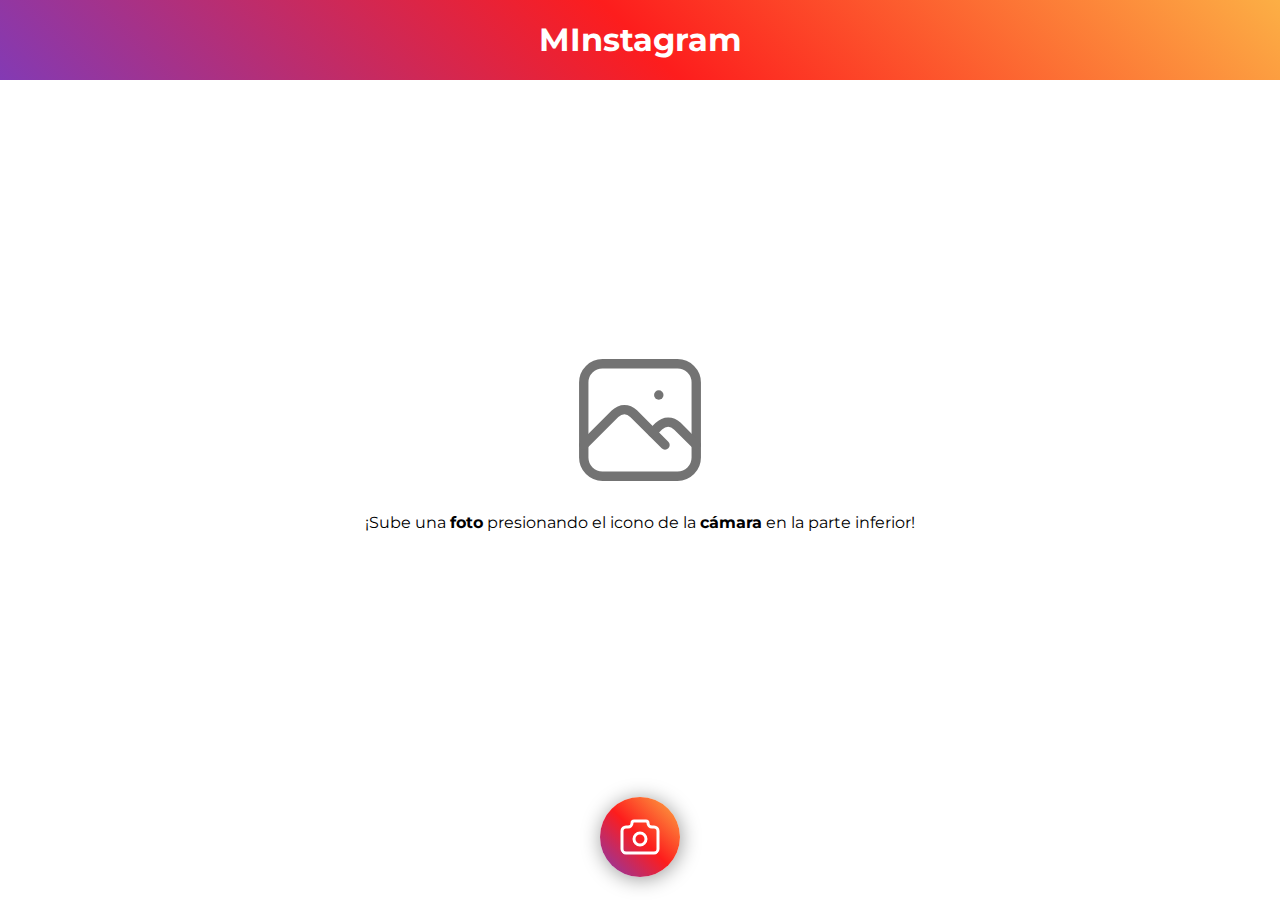
<file: index.html>
<!DOCTYPE html>
<html lang="es">
  <head>
    <meta charset="UTF-8" />
    <meta name="viewport" content="width=device-width, initial-scale=1.0" />
    <link rel="preconnect" href="https://fonts.googleapis.com" />
    <link rel="preconnect" href="https://fonts.gstatic.com" crossorigin />
    <link
      href="https://fonts.googleapis.com/css2?family=Montserrat:ital,wght@0,100..900;1,100..900&display=swap"
      rel="stylesheet"
    />
    <link rel="stylesheet" href="./css/style.css" />
    <link rel="shortcut icon" href="./assets/instagram-64.png" type="image/png" />
    <link rel="manifest" href="./manifest.json" />
    <script type="module" defer src="./js/app.js"></script>
    <title>MInstagram - Publica tus fotos</title>
  </head>
  <body>
    <header><h1>MInstagram</h1></header>
    <main id="container"></main>
    <dialog class="modal" id="modal"></dialog>
    <div id="camera-icon" class="camera-icon">
      <svg
        xmlns="http://www.w3.org/2000/svg"
        viewBox="0 0 24 24"
        stroke-width="1.5"
        fill="none"
        stroke-linecap="round"
        stroke-linejoin="round"
      >
        <path stroke="none" d="M0 0h24v24H0z" fill="none" />
        <path
          d="M5 7h1a2 2 0 0 0 2 -2a1 1 0 0 1 1 -1h6a1 1 0 0 1 1 1a2 2 0 0 0 2 2h1a2 2 0 0 1 2 2v9a2 2 0 0 1 -2 2h-14a2 2 0 0 1 -2 -2v-9a2 2 0 0 1 2 -2"
        />
        <path d="M9 13a3 3 0 1 0 6 0a3 3 0 0 0 -6 0" />
      </svg>
    </div>
  </body>
</html>
</file>
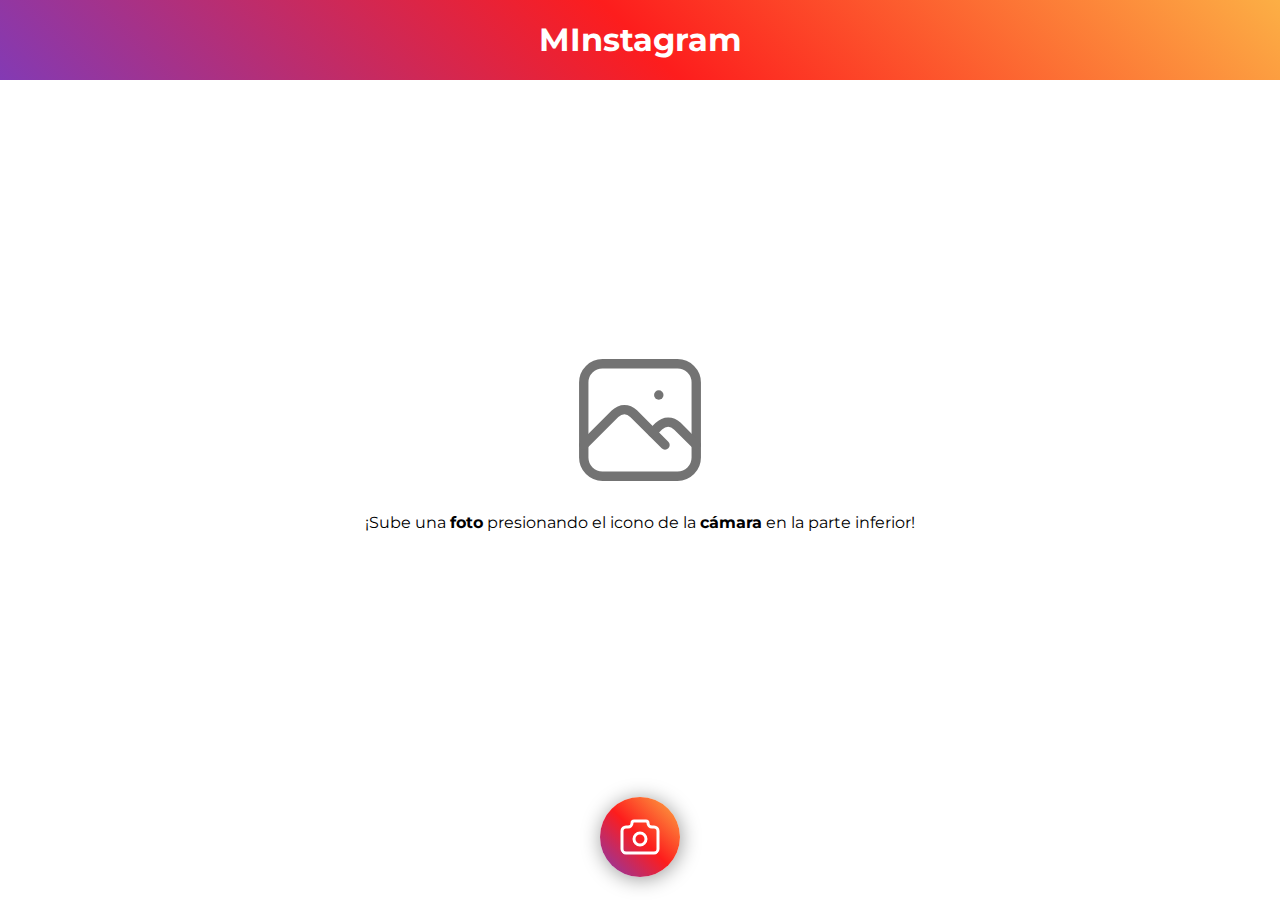
<file: parcial-01/index.html>
<!DOCTYPE html>
<html lang="es">
  <head>
    <meta charset="UTF-8" />
    <meta name="viewport" content="width=device-width, initial-scale=1.0" />
    <link rel="preconnect" href="https://fonts.googleapis.com" />
    <link rel="preconnect" href="https://fonts.gstatic.com" crossorigin />
    <link
      href="https://fonts.googleapis.com/css2?family=Montserrat:ital,wght@0,100..900;1,100..900&display=swap"
      rel="stylesheet"
    />
    <link rel="stylesheet" href="./css/style.css" />
    <link rel="shortcut icon" href="./assets/instagram-64.png" type="image/png" />
    <link rel="manifest" href="./manifest.json" />
    <!-- se puede omitir el uso de defer ya que module ya asume ese comportamiento -->
    <script type="module" src="./js/app.js"></script>
    <title>MInstagram - Publica tus fotos</title>
  </head>
  <body>
    <header><h1>MInstagram</h1></header>
    <main id="container"></main>
    <dialog class="modal" id="modal"></dialog>
    <div id="camera-icon" class="camera-icon">
      <svg
        xmlns="http://www.w3.org/2000/svg"
        viewBox="0 0 24 24"
        stroke-width="1.5"
        fill="none"
        stroke-linecap="round"
        stroke-linejoin="round"
      >
        <path stroke="none" d="M0 0h24v24H0z" fill="none" />
        <path
          d="M5 7h1a2 2 0 0 0 2 -2a1 1 0 0 1 1 -1h6a1 1 0 0 1 1 1a2 2 0 0 0 2 2h1a2 2 0 0 1 2 2v9a2 2 0 0 1 -2 2h-14a2 2 0 0 1 -2 -2v-9a2 2 0 0 1 2 -2"
        />
        <path d="M9 13a3 3 0 1 0 6 0a3 3 0 0 0 -6 0" />
      </svg>
    </div>
  </body>
</html>
</file>
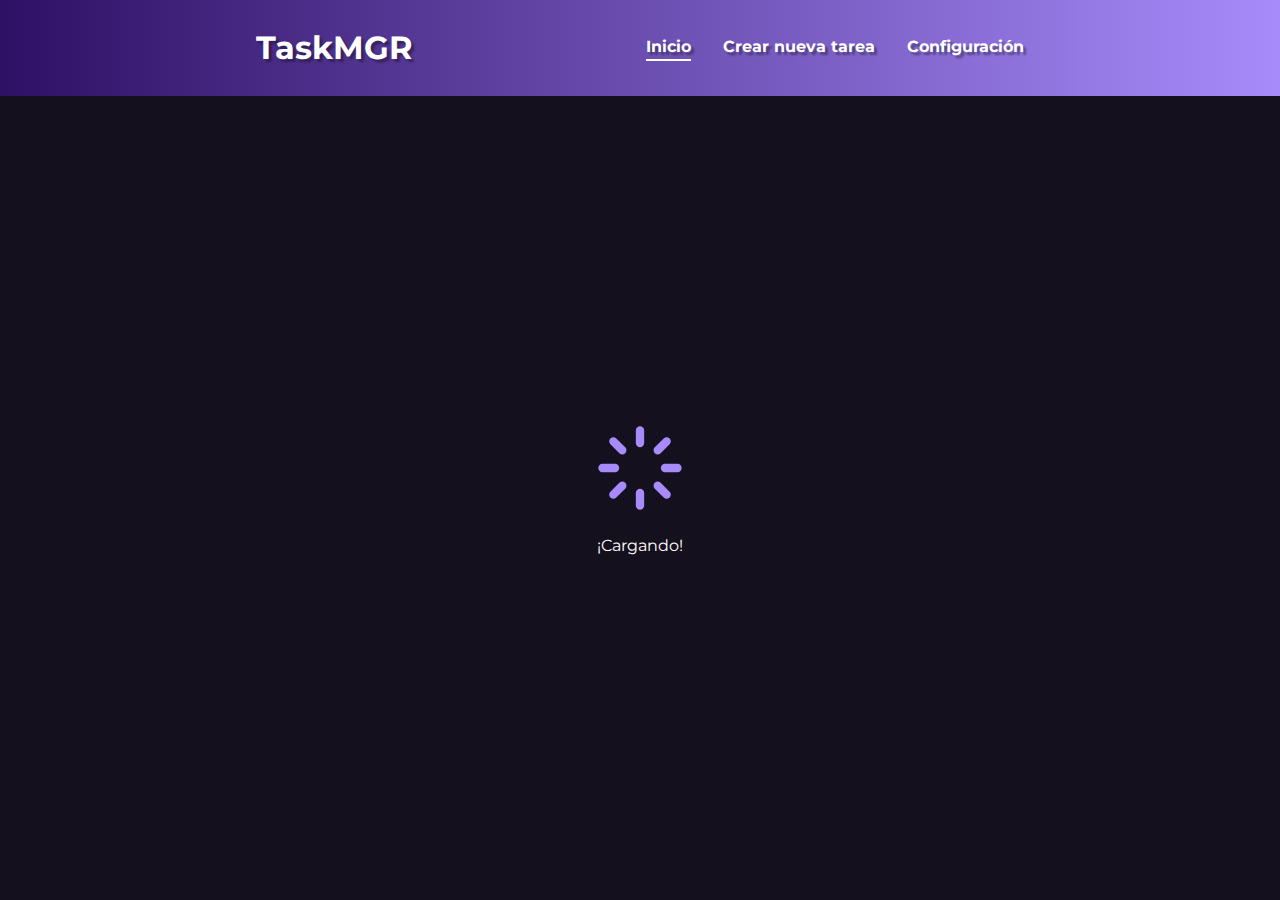
<file: parcial-02/index.html>
<!DOCTYPE html>
<html lang="es">
  <head>
    <meta charset="UTF-8" />
    <meta name="viewport" content="width=device-width, initial-scale=1.0" />
    <link rel="preconnect" href="https://fonts.googleapis.com" />
    <link rel="preconnect" href="https://fonts.gstatic.com" crossorigin />
    <link
      href="https://fonts.googleapis.com/css2?family=Montserrat:ital,wght@0,100..900;1,100..900&display=swap"
      rel="stylesheet"
    />
    <link rel="stylesheet" href="./css/style.css" />
    <link rel="shortcut icon" href="./assets/checklist-64.png" type="image/png" />
    <link rel="manifest" href="./manifest.json" />
    <script type="module" src="./js/app.js"></script>
    <title>TaskMGR - Inicio</title>
  </head>
  <body>
    <header>
      <div class="head-container">
        <h1><a href="./index.html">TaskMGR</a></h1>
        <nav class="navbar-desktop">
          <ul>
            <li class="active"><a href="./index.html">Inicio</a></li>
            <li><a href="./add-task.html">Crear nueva tarea</a></li>
            <li><a href="./config.html">Configuración</a></li>
          </ul>
        </nav>
        <div class="icon-open" id="icon-open">
          <svg
            xmlns="http://www.w3.org/2000/svg"
            x-bind:width="size"
            x-bind:height="size"
            viewBox="0 0 24 24"
            fill="none"
            x-bind:stroke-width="stroke"
            stroke-linecap="round"
            stroke-linejoin="round"
            stroke-width="2"
          >
            <path d="M4 6l16 0"></path>
            <path d="M4 12l16 0"></path>
            <path d="M4 18l16 0"></path>
          </svg>
        </div>
        <nav class="navbar-mobile" id="navbar-mobile">
          <div class="icon-close" id="icon-close">
            <svg
              xmlns="http://www.w3.org/2000/svg"
              x-bind:width="size"
              x-bind:height="size"
              viewBox="0 0 24 24"
              fill="none"
              x-bind:stroke-width="stroke"
              stroke-linecap="round"
              stroke-linejoin="round"
              stroke-width="2"
            >
              <path d="M18 6l-12 12"></path>
              <path d="M6 6l12 12"></path>
            </svg>
          </div>
          <ul>
            <li class="active"><a href="./index.html">Inicio</a></li>
            <li><a href="./add-task.html">Crear nueva tarea</a></li>
            <li><a href="./config.html">Configuración</a></li>
          </ul>
        </nav>
      </div>
    </header>
    <main class="fade-in" id="container"></main>
    <dialog id="modal" class="modal"></dialog>
  </body>
</html>
</file>
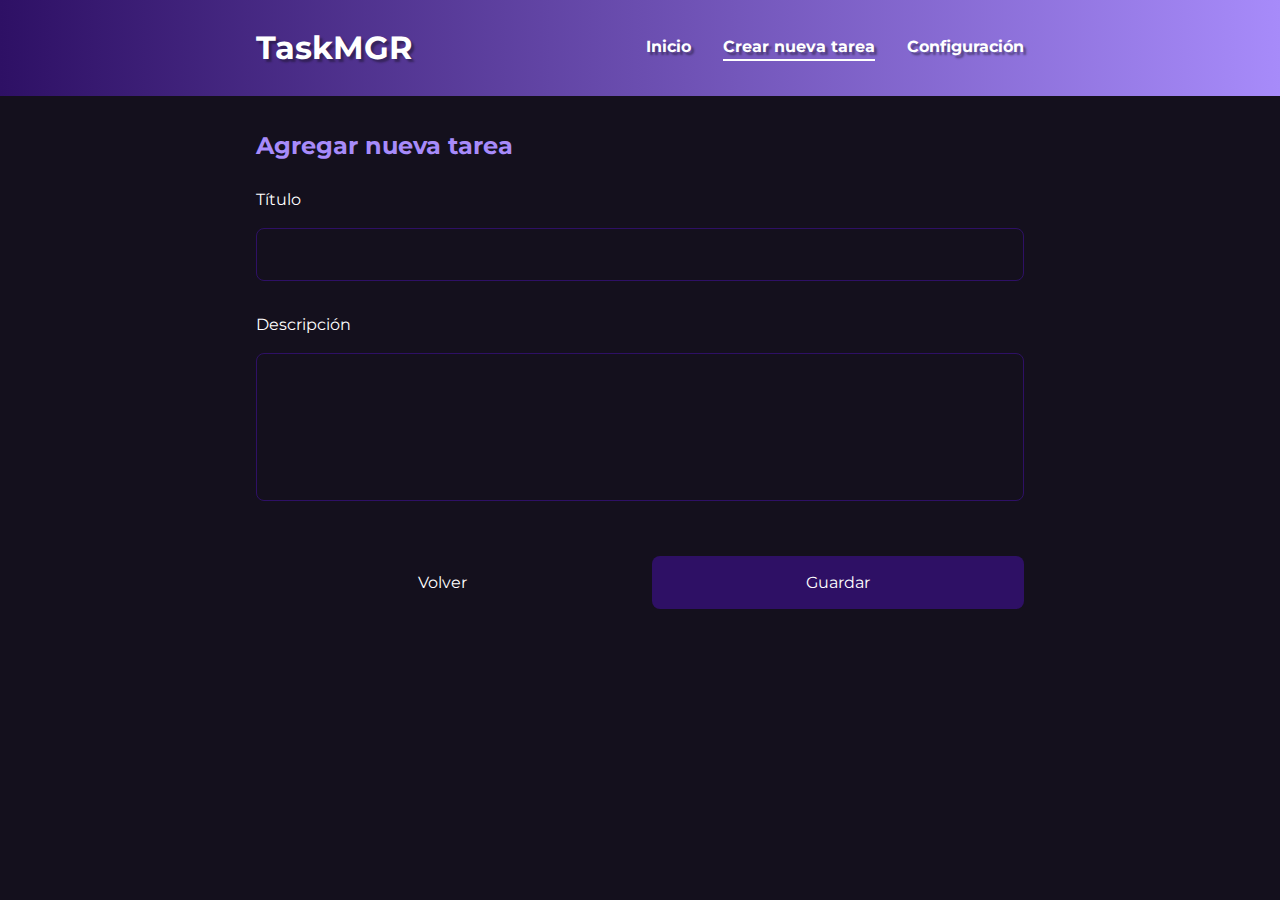
<file: parcial-02/add-task.html>
<!DOCTYPE html>
<html lang="es">
  <head>
    <meta charset="UTF-8" />
    <meta name="viewport" content="width=device-width, initial-scale=1.0" />
    <link rel="preconnect" href="https://fonts.googleapis.com" />
    <link rel="preconnect" href="https://fonts.gstatic.com" crossorigin />
    <link
      href="https://fonts.googleapis.com/css2?family=Montserrat:ital,wght@0,100..900;1,100..900&display=swap"
      rel="stylesheet"
    />
    <link rel="stylesheet" href="./css/style.css" />
    <link rel="shortcut icon" href="./assets/checklist-64.png" type="image/png" />
    <link rel="manifest" href="./manifest.json" />
    <script type="module" src="./js/addTask.js"></script>
    <title>TaskMGR - Crear nueva tarea</title>
  </head>
  <body>
    <header>
      <div class="head-container">
        <h1><a href="./index.html">TaskMGR</a></h1>
        <nav class="navbar-desktop">
          <ul>
            <li><a href="./index.html">Inicio</a></li>
            <li class="active"><a href="./add-task.html">Crear nueva tarea</a></li>
            <li><a href="./config.html">Configuración</a></li>
          </ul>
        </nav>
        <div class="icon-open" id="icon-open">
          <svg
            xmlns="http://www.w3.org/2000/svg"
            x-bind:width="size"
            x-bind:height="size"
            viewBox="0 0 24 24"
            fill="none"
            x-bind:stroke-width="stroke"
            stroke-linecap="round"
            stroke-linejoin="round"
            stroke-width="2"
          >
            <path d="M4 6l16 0"></path>
            <path d="M4 12l16 0"></path>
            <path d="M4 18l16 0"></path>
          </svg>
        </div>
        <nav class="navbar-mobile" id="navbar-mobile">
          <div class="icon-close" id="icon-close">
            <svg
              xmlns="http://www.w3.org/2000/svg"
              x-bind:width="size"
              x-bind:height="size"
              viewBox="0 0 24 24"
              fill="none"
              x-bind:stroke-width="stroke"
              stroke-linecap="round"
              stroke-linejoin="round"
              stroke-width="2"
            >
              <path d="M18 6l-12 12"></path>
              <path d="M6 6l12 12"></path>
            </svg>
          </div>
          <ul>
            <li><a href="./index.html">Inicio</a></li>
            <li class="active"><a href="./add-task.html">Crear nueva tarea</a></li>
            <li><a href="./config.html">Configuración</a></li>
          </ul>
        </nav>
      </div>
    </header>
    <main class="fade-in" id="container">
      <section>
        <h2 class="title">Agregar nueva tarea</h2>
        <form>
          <label for="title">Título</label>
          <input type="text" id="title" name="title" />
          <label for="description">Descripción</label>
          <textarea name="description" id="description" rows="6"></textarea>
          <div class="buttons-container">
            <button type="button" id="cancel-button" class="btn-secondary">Volver</button>
            <button type="submit" id="save-button" class="btn-primary">Guardar</button>
          </div>
        </form>
      </section>
    </main>
  </body>
</html>
</file>
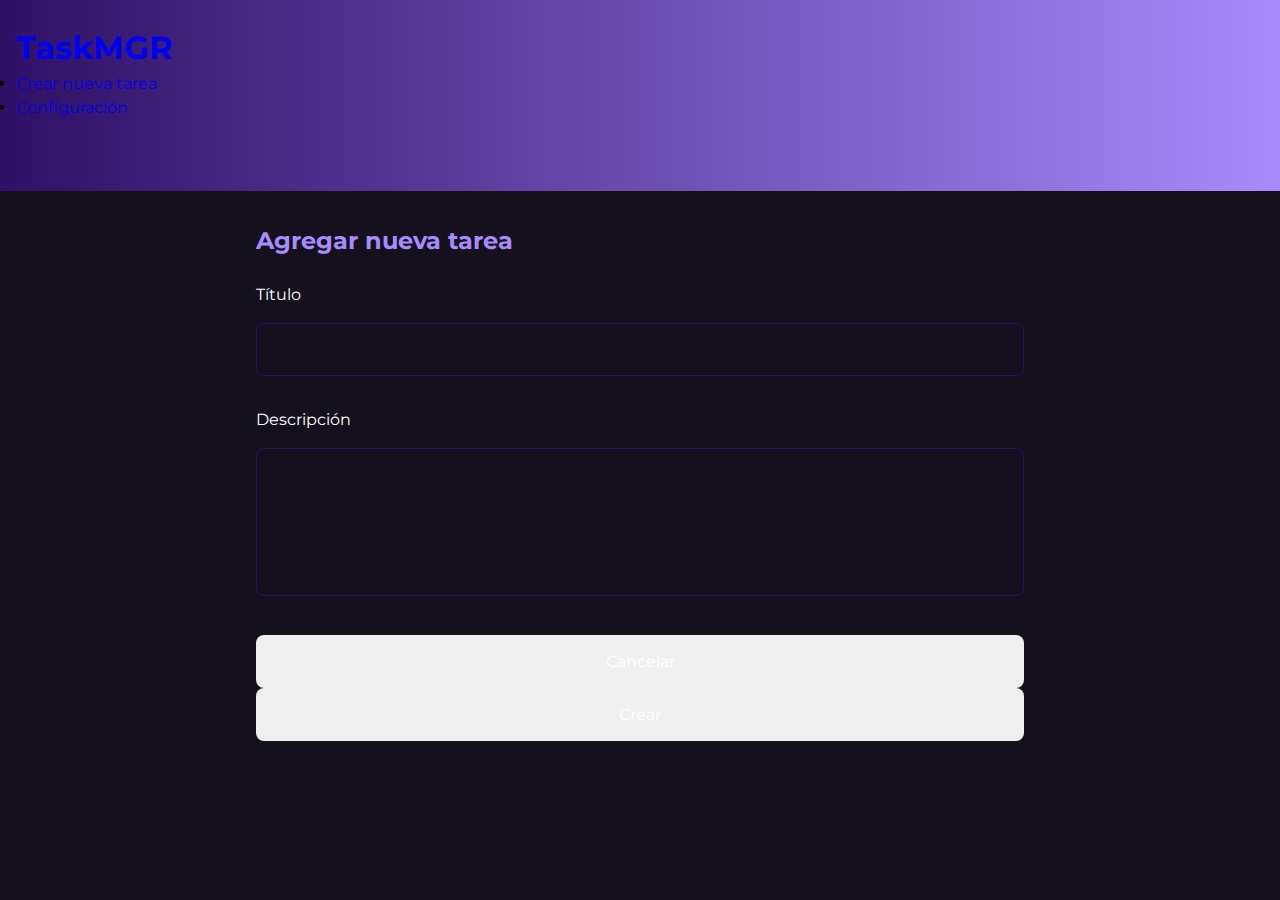
<file: parcial-02/add.html>
<!DOCTYPE html>
<html lang="es">
  <head>
    <meta charset="UTF-8" />
    <meta name="viewport" content="width=device-width, initial-scale=1.0" />
    <link rel="preconnect" href="https://fonts.googleapis.com" />
    <link rel="preconnect" href="https://fonts.gstatic.com" crossorigin />
    <link
      href="https://fonts.googleapis.com/css2?family=Montserrat:ital,wght@0,100..900;1,100..900&display=swap"
      rel="stylesheet"
    />
    <link rel="stylesheet" href="./css/style.css" />
    <script type="module" src="./js/addTask.js"></script>
    <title>TaskMGR - Parcial 2</title>
  </head>
  <body>
    <header>
      <div class="container">
        <h1><a href="./index.html">TaskMGR</a></h1>
        <nav>
          <ul class="nav">
            <li class="active"><a href="./add.html">Crear nueva tarea</a></li>
            <li><a href="./config.html">Configuración</a></li>
          </ul>
        </nav>
        <svg
          xmlns="http://www.w3.org/2000/svg"
          x-bind:width="size"
          x-bind:height="size"
          viewBox="0 0 24 24"
          fill="none"
          x-bind:stroke-width="stroke"
          stroke-linecap="round"
          stroke-linejoin="round"
          width="40"
          height="40"
          stroke-width="1.5"
        >
          <path d="M4 6l16 0"></path>
          <path d="M4 12l16 0"></path>
          <path d="M4 18l16 0"></path>
        </svg>
      </div>
    </header>
    <main>
      <section>
        <h2 class="title">Agregar nueva tarea</h2>
        <form>
          <label for="title">Título</label>
          <input type="text" id="title" />
          <label for="description">Descripción</label>
          <textarea name="" id="description" rows="6"></textarea>
          <div class="buttons">
            <button type="button" id="resetButton" class="secondary">Cancelar</button>
            <button type="submit" id="addButton" class="primary">Crear</button>
          </div>
        </form>
      </section>
    </main>
  </body>
</html>
</file>
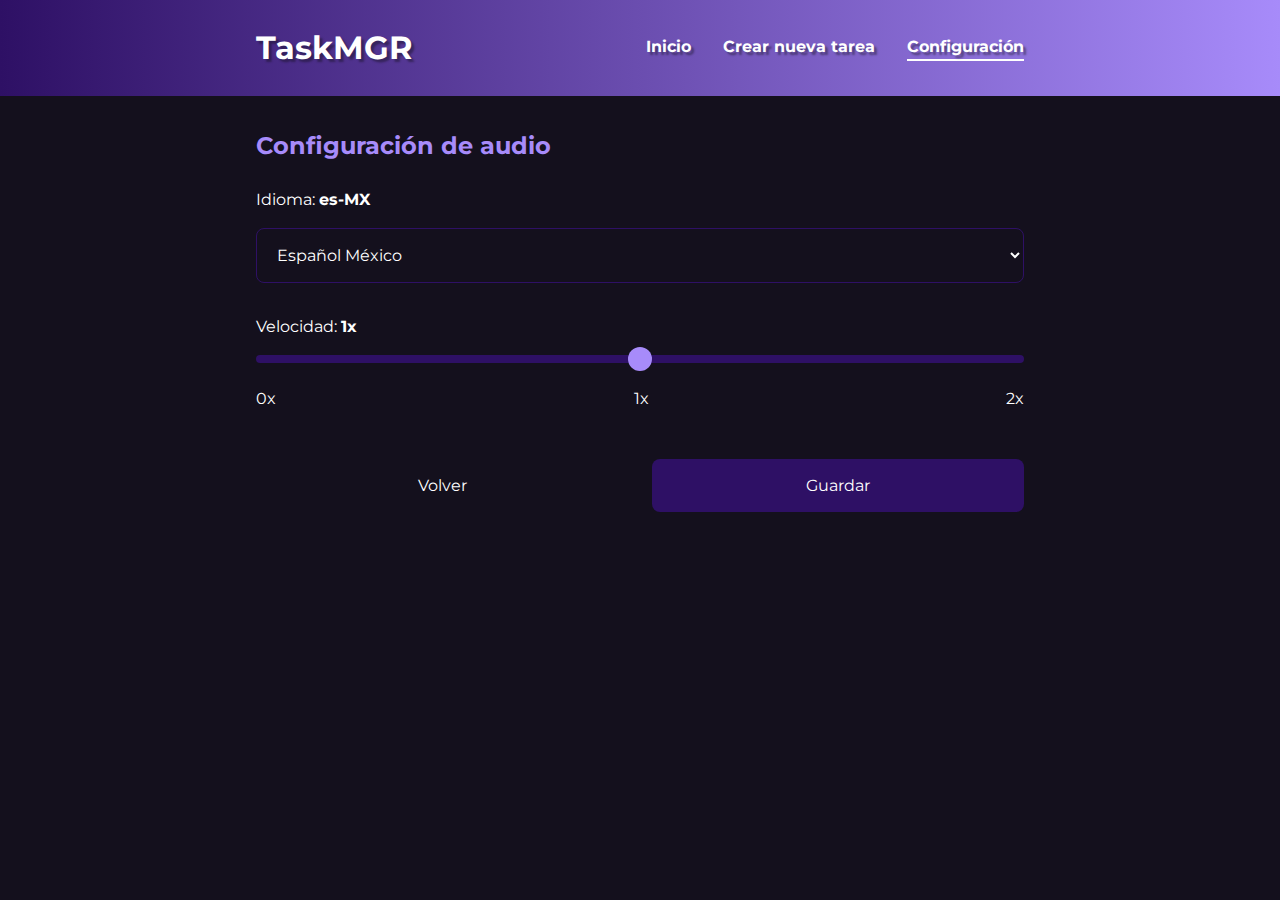
<file: parcial-02/config.html>
<!DOCTYPE html>
<html lang="es">
  <head>
    <meta charset="UTF-8" />
    <meta name="viewport" content="width=device-width, initial-scale=1.0" />
    <link rel="preconnect" href="https://fonts.googleapis.com" />
    <link rel="preconnect" href="https://fonts.gstatic.com" crossorigin />
    <link
      href="https://fonts.googleapis.com/css2?family=Montserrat:ital,wght@0,100..900;1,100..900&display=swap"
      rel="stylesheet"
    />
    <link rel="stylesheet" href="./css/style.css" />
    <link rel="shortcut icon" href="./assets/checklist-64.png" type="image/png" />
    <link rel="manifest" href="./manifest.json" />
    <script type="module" src="./js/config.js"></script>
    <title>TaskMGR - Configuración</title>
  </head>
  <body>
    <header>
      <div class="head-container">
        <h1><a href="./index.html">TaskMGR</a></h1>
        <nav class="navbar-desktop">
          <ul>
            <li><a href="./index.html">Inicio</a></li>
            <li><a href="./add-task.html">Crear nueva tarea</a></li>
            <li class="active"><a href="./config.html">Configuración</a></li>
          </ul>
        </nav>
        <div class="icon-open" id="icon-open">
          <svg
            xmlns="http://www.w3.org/2000/svg"
            x-bind:width="size"
            x-bind:height="size"
            viewBox="0 0 24 24"
            fill="none"
            x-bind:stroke-width="stroke"
            stroke-linecap="round"
            stroke-linejoin="round"
            stroke-width="2"
          >
            <path d="M4 6l16 0"></path>
            <path d="M4 12l16 0"></path>
            <path d="M4 18l16 0"></path>
          </svg>
        </div>
        <nav class="navbar-mobile" id="navbar-mobile">
          <div class="icon-close" id="icon-close">
            <svg
              xmlns="http://www.w3.org/2000/svg"
              x-bind:width="size"
              x-bind:height="size"
              viewBox="0 0 24 24"
              fill="none"
              x-bind:stroke-width="stroke"
              stroke-linecap="round"
              stroke-linejoin="round"
              stroke-width="2"
            >
              <path d="M18 6l-12 12"></path>
              <path d="M6 6l12 12"></path>
            </svg>
          </div>
          <ul>
            <li><a href="./index.html">Inicio</a></li>
            <li><a href="./add-task.html">Crear nueva tarea</a></li>
            <li class="active"><a href="./config.html">Configuración</a></li>
          </ul>
        </nav>
      </div>
    </header>
    <main class="fade-in" id="container">
      <section>
        <h2 class="title">Configuración de audio</h2>
        <form>
          <label for="lang-select" id="lang" class="fade-in"></label>
          <select id="lang-select" name="lang">
            <option value="es-MX">Español México</option>
            <option value="es-ES">Español España</option>
            <option value="es-US">Español USA</option>
            <option value="en-BR">Inglés británico</option>
            <option value="en-US">Inglés norteamericano</option>
            <option value="en-CA">Inglés canadiense</option>
            <option value="pt-BR">Portugués de Brasil</option>
          </select>
          <label for="rate-select" id="rate" class="fade-in"></label>
          <input type="range" name="rate" id="rate-select" min="0" max="2" step="0.25" value="1" />
          <div class="audio-range">
            <p>0x</p>
            <p>1x</p>
            <p>2x</p>
          </div>
          <div class="buttons-container">
            <button type="button" id="cancel-button" class="btn-secondary">Volver</button>
            <button type="button" id="save-button" class="btn-primary">Guardar</button>
          </div>
        </form>
      </section>
    </main>
  </body>
</html>
</file>
<file: css/style.css>
:root {
  --size-xs: 8px;
  --size-sm: 16px;
  --size-lg: 24px;
  --size-xl: 32px;
  --gradient: linear-gradient(45deg, #833ab4, #fd1d1d, #fcaf45);
  --transition: all 0.3s;
}

* {
  margin: 0;
  padding: 0;
  box-sizing: border-box;
  font-family: 'Montserrat', sans-serif;
}

body {
  line-height: 1.5;
}

header {
  padding: var(--size-sm);
  background-image: var(--gradient);
  color: #fff;

  h1 {
    text-align: center;
  }
}

main {
  width: 100%;
  margin: 0 auto;

  article {
    margin: var(--size-xl) var(--size-sm);
    padding: var(--size-sm);
    border-radius: var(--size-sm);
    border: 1px solid transparent;
    box-shadow: 0 0 10px #00000033;
    transition: var(--transition);

    &:hover {
      border: 1px solid #737373;
    }

    &:last-child {
      margin-bottom: 110px;
    }

    img {
      width: 100%;
      height: 300px;
      object-fit: cover;
      border-radius: var(--size-sm);
      margin: var(--size-sm) 0;
    }

    small {
      display: block;
      text-align: right;
    }
  }
}

.camera-icon {
  position: fixed;
  bottom: var(--size-sm);
  text-align: center;
  width: 100%;

  svg {
    border-radius: 50%;
    padding: var(--size-sm);
    stroke: #fff;
    width: 80px;
    height: auto;
    background-image: var(--gradient);
    box-shadow: 1px 2px 20px #00000066;
    cursor: pointer;
    transition: var(--transition);

    &:hover {
      transform: scale(1.2);
    }
  }
}

.not-feed {
  height: calc(100vh - 180px);
  display: flex;
  flex-direction: column;
  justify-content: center;
  align-items: center;
  margin: 0 var(--size-sm);

  svg {
    stroke: #737373;
    width: 150px;
    height: auto;
  }

  p {
    margin-top: var(--size-sm);
    text-align: center;
  }
}

.modal {
  border: none;
  position: fixed;
  width: 100%;
  margin: auto;
  padding: var(--size-lg) var(--size-sm);
  border-radius: var(--size-xs);

  &::backdrop {
    background-color: #00000099;
  }

  h2 {
    text-align: center;
    margin-bottom: var(--size-lg);
  }

  img {
    width: 100%;
    height: 300px;
    border-radius: var(--size-xs);
    object-fit: cover;
    margin-bottom: var(--size-lg);
  }

  input {
    display: block;
    width: 100%;
    padding: var(--size-sm);
    border-radius: var(--size-xs);
    border: 2px solid transparent;
    background: linear-gradient(#fff, #fff) padding-box, var(--gradient) border-box;
    outline: none;
    font-size: var(--size-sm);
    transition: var(--transition);

    &:focus {
      box-shadow: 1px 2px 20px #00000066;
    }

    &:disabled {
      background: #eee;
      cursor: not-allowed;
    }
  }

  div {
    margin-top: var(--size-lg);
    text-align: right;
    display: flex;
    justify-content: space-between;
    gap: var(--size-lg);

    button {
      width: 100%;
      padding: var(--size-sm) var(--size-xs);
      border-radius: var(--size-xs);
      cursor: pointer;
      font-size: 14px;
      border: none;
      font-weight: bold;
      background-color: transparent;

      &:disabled {
        cursor: not-allowed;
      }
    }

    #publish-button {
      background: var(--gradient);
      color: #fff;
      transition: var(--transition);

      &:hover {
        box-shadow: 1px 2px 20px #00000066;
      }

      &:disabled {
        background: #eee;
        box-shadow: none;
        color: #000;
      }
    }
  }
}

.loading {
  height: calc(100vh - 180px);
  display: flex;
  flex-direction: column;
  justify-content: center;
  align-items: center;

  svg {
    stroke: #737373;
    width: 150px;
    height: auto;
    animation: animateLoading 1.4s linear infinite;
  }

  p {
    margin-top: var(--size-sm);
  }
}

@keyframes animateLoading {
  from {
    transform: rotate(0);
  }
  to {
    transform: rotate(360deg);
  }
}

.fade-in {
  animation: fadeIn 0.3s;
}

@keyframes fadeIn {
  from {
    opacity: 0;
  }
  to {
    opacity: 1;
  }
}

@media (min-width: 640px) {
  main {
    max-width: 640px;

    article {
      margin-left: 0;
      margin-right: 0;

      img {
        height: 400px;
      }
    }

    .modal {
      max-width: 640px;

      img {
        height: 400px;
      }

      div {
        justify-content: end;

        button {
          width: 150px;
        }
      }
    }
  }
}
</file>
<file: parcial-01/css/style.css>
:root {
  --size-xs: 8px;
  --size-sm: 16px;
  --size-lg: 24px;
  --size-xl: 32px;
  --gradient: linear-gradient(45deg, #833ab4, #fd1d1d, #fcaf45);
  --transition: all 0.3s;
}

* {
  margin: 0;
  padding: 0;
  box-sizing: border-box;
  font-family: 'Montserrat', sans-serif;
}

body {
  line-height: 1.5;
}

header {
  padding: var(--size-sm);
  background-image: var(--gradient);
  color: #fff;

  h1 {
    text-align: center;
  }
}

main {
  width: 100%;
  margin: 0 auto;

  article {
    margin: var(--size-xl) var(--size-sm);
    padding: var(--size-sm);
    border-radius: var(--size-sm);
    border: 1px solid transparent;
    box-shadow: 0 0 10px #00000033;
    transition: var(--transition);

    &:hover {
      border: 1px solid #737373;
    }

    &:last-child {
      margin-bottom: 110px;
    }

    img {
      width: 100%;
      height: 300px;
      object-fit: cover;
      border-radius: var(--size-sm);
      margin: var(--size-sm) 0;
    }

    small {
      display: block;
      text-align: right;
    }
  }
}

.camera-icon {
  position: fixed;
  bottom: var(--size-sm);
  text-align: center;
  width: 100%;

  svg {
    border-radius: 50%;
    padding: var(--size-sm);
    stroke: #fff;
    width: 80px;
    height: auto;
    background-image: var(--gradient);
    box-shadow: 1px 2px 20px #00000066;
    cursor: pointer;
    transition: var(--transition);

    &:hover {
      transform: scale(1.2);
    }
  }
}

.not-feed {
  height: calc(100vh - 180px);
  display: flex;
  flex-direction: column;
  justify-content: center;
  align-items: center;
  margin: 0 var(--size-sm);

  svg {
    stroke: #737373;
    width: 150px;
    height: auto;
  }

  p {
    margin-top: var(--size-sm);
    text-align: center;
  }
}

.modal {
  border: none;
  position: fixed;
  width: 100%;
  margin: auto;
  padding: var(--size-lg) var(--size-sm);
  border-radius: var(--size-xs);

  &::backdrop {
    background-color: #00000099;
  }

  h2 {
    text-align: center;
    margin-bottom: var(--size-lg);
  }

  img {
    width: 100%;
    height: 300px;
    border-radius: var(--size-xs);
    object-fit: cover;
    margin-bottom: var(--size-lg);
  }

  input {
    display: block;
    width: 100%;
    padding: var(--size-sm);
    border-radius: var(--size-xs);
    border: 2px solid transparent;
    background: linear-gradient(#fff, #fff) padding-box, var(--gradient) border-box;
    outline: none;
    font-size: var(--size-sm);
    transition: var(--transition);

    &:focus {
      box-shadow: 1px 2px 20px #00000066;
    }

    &:disabled {
      background: #eee;
      cursor: not-allowed;
    }
  }

  div {
    margin-top: var(--size-lg);
    text-align: right;
    display: flex;
    justify-content: space-between;
    gap: var(--size-lg);

    button {
      width: 100%;
      padding: var(--size-sm) var(--size-xs);
      border-radius: var(--size-xs);
      cursor: pointer;
      font-size: 14px;
      border: none;
      font-weight: bold;
      background-color: transparent;

      &:disabled {
        cursor: not-allowed;
      }
    }

    #publish-button {
      background: var(--gradient);
      color: #fff;
      transition: var(--transition);

      &:hover {
        box-shadow: 1px 2px 20px #00000066;
      }

      &:disabled {
        background: #eee;
        box-shadow: none;
        color: #000;
      }
    }
  }
}

.loading {
  height: calc(100vh - 180px);
  display: flex;
  flex-direction: column;
  justify-content: center;
  align-items: center;

  svg {
    stroke: #737373;
    width: 150px;
    height: auto;
    animation: animateLoading 1.4s linear infinite;
  }

  p {
    margin-top: var(--size-sm);
  }
}

@keyframes animateLoading {
  from {
    transform: rotate(0);
  }
  to {
    transform: rotate(360deg);
  }
}

.fade-in {
  animation: fadeIn 0.3s;
}

@keyframes fadeIn {
  from {
    opacity: 0;
  }
  to {
    opacity: 1;
  }
}

@media (min-width: 640px) {
  main {
    max-width: 640px;

    article {
      margin-left: 0;
      margin-right: 0;

      img {
        height: 400px;
      }
    }

    .modal {
      max-width: 640px;

      img {
        height: 400px;
      }

      div {
        justify-content: end;

        button {
          width: 150px;
        }
      }
    }
  }
}
</file>
<file: parcial-02/css/style.css>
:root {
  --size-xs: 8px;
  --size-sm: 16px;
  --size-lg: 24px;
  --size-xl: 32px;
  --transition: all 0.3s;
  --color-primary: #a78bfa;
  --color-secondary: #2e1065;
  --color-ligth: #fff;
  --color-dark: #14101d;
  --color-disabled: #94a3b8;
  --max-width: 768px;
  --text-shadow: 3px 3px 2px #14101d70;
}

* {
  margin: 0;
  padding: 0;
  box-sizing: border-box;
  font-family: 'Montserrat', sans-serif;
}

body {
  line-height: 1.5;
  background-color: var(--color-dark);
}

a {
  text-decoration: none;
}

header {
  background-image: linear-gradient(to right, var(--color-secondary), var(--color-primary));
  padding: var(--size-lg) var(--size-sm);

  .head-container {
    display: flex;
    justify-content: space-between;
    align-items: center;
    max-width: var(--max-width);
    margin: 0 auto;

    .navbar-desktop {
      display: none;
    }

    .icon-open svg {
      stroke: var(--color-ligth);
      filter: drop-shadow(var(--text-shadow));
      width: 40px;
      height: auto;
      cursor: pointer;
    }

    .icon-close {
      cursor: pointer;
      text-align: center;
      margin: var(--size-xl);

      svg {
        width: 40px;
        height: auto;
        stroke: var(--color-primary);
      }
    }

    .navbar-mobile {
      position: fixed;
      top: 0;
      right: -320px;
      background-color: var(--color-dark);
      height: 100vh;
      width: 320px;
      border-left: 2px solid var(--color-secondary);
      border-top-left-radius: var(--size-sm);
      border-bottom-left-radius: var(--size-sm);
      transition: var(--transition);
      z-index: 1;

      ul {
        list-style: none;
        display: flex;
        justify-content: center;
        align-items: center;
        flex-direction: column;
        padding: 0 var(--size-sm);

        .active a {
          color: var(--color-primary);
          text-shadow: 3px 3px 2px var(--color-secondary);
        }

        li {
          padding: var(--size-xl) 0;
          border-bottom: 1px solid var(--color-secondary);
          width: 100%;
          text-align: center;

          a {
            font-size: 18px;
            font-weight: bold;
            color: var(--color-ligth);
            text-shadow: 3px 3px 2px var(--color-secondary);

            &:active {
              color: var(--color-primary);
            }
          }
        }
      }
    }

    h1 a {
      color: var(--color-ligth);
      text-shadow: var(--text-shadow);
    }
  }
}

main {
  max-width: var(--max-width);
  margin: 0 auto;
  padding: var(--size-sm);

  section {
    margin: var(--size-lg) 0;

    h2 {
      color: var(--color-ligth);
      margin-bottom: var(--size-lg);
      color: var(--color-primary);
    }

    .container-cards {
      display: grid;
      grid-template-columns: 1fr;
      gap: var(--size-lg);

      .pending,
      .finished {
        padding: var(--size-lg);
        display: flex;
        justify-content: space-between;
        align-items: center;
        border-radius: var(--size-xs);
        border: 1px solid var(--color-secondary);
      }

      .pending {
        color: var(--color-ligth);
        transition: var(--transition);

        h3 {
          margin-bottom: var(--size-xs);
          transition: var(--transition);
          cursor: pointer;

          &:hover {
            color: var(--color-primary);
          }
        }

        svg {
          stroke: var(--color-primary);
          width: 48px;
          height: auto;
          cursor: pointer;
          transition: var(--transition);
          flex-shrink: 0;
        }

        &:hover {
          border: 1px solid var(--color-primary);
        }
      }

      .finished {
        border-radius: var(--size-xs);
        color: var(--color-disabled);
        transition: var(--transition);

        &:hover {
          border: 1px solid var(--color-primary);
        }

        h3 {
          margin-bottom: var(--size-xs);
          text-decoration: line-through;
          cursor: pointer;

          &:hover {
            color: var(--color-primary);
          }
        }

        svg {
          stroke: var(--color-disabled);
          width: 48px;
          height: auto;
          flex-shrink: 0;
        }
      }
    }
  }
}

label {
  display: block;
  color: var(--color-ligth);
}

input[type='text'],
textarea,
select {
  margin-top: var(--size-sm);
  margin-bottom: var(--size-xl);
  border-radius: var(--size-xs);
  padding: var(--size-sm);
  border: 1px solid var(--color-secondary);
  background-color: transparent;
  width: 100%;
  color: var(--color-ligth);
  outline: none;
  transition: var(--transition);
  font-size: 16px;

  &:focus {
    border: 1px solid var(--color-primary);
  }

  &:disabled {
    color: var(--color-disabled);
  }
}

input[type='range'] {
  width: 100%;
  margin-top: var(--size-sm);
  margin-bottom: var(--size-lg);
  appearance: none;
  background: var(--color-secondary);
  cursor: pointer;
  height: var(--size-xs);
  border-radius: var(--size-xs);
  display: block;

  &::-webkit-slider-thumb {
    appearance: none;
    width: var(--size-lg);
    height: var(--size-lg);
    border-radius: 50%;
    background-color: var(--color-primary);
    cursor: pointer;
  }
}

option {
  background-color: var(--color-dark);
}

textarea {
  resize: none;
}

button {
  width: 100%;
  border-radius: var(--size-xs);
  padding: var(--size-sm);
  border: none;
  font-size: 16px;
  color: var(--color-ligth);
  cursor: pointer;
  border: 1px solid transparent;
  transition: var(--transition);
}

.buttons-container {
  display: flex;
  gap: var(--size-lg);
  margin-top: var(--size-sm);
}

.btn-primary {
  background-color: var(--color-secondary);

  &:hover {
    border: 1px solid var(--color-primary);
  }

  &:disabled {
    background-color: transparent;
    border-color: var(--color-primary);
    color: var(--color-primary);
  }
}

.btn-secondary {
  background-color: transparent;

  &:hover {
    border: 1px solid var(--color-primary);
  }

  &:disabled {
    color: var(--color-disabled);
    border-color: transparent;
  }
}

.checkbox {
  display: flex;
  align-items: center;
  margin-bottom: var(--size-xl);

  label {
    cursor: pointer;
  }

  input[type='checkbox'] {
    flex-shrink: 0;
    cursor: pointer;
    margin-right: var(--size-sm);
    background-color: var(--color-ligth);
    background-image: url("data:image/svg+xml,%3csvg viewBox='0 0 16 16' fill='white' xmlns='http://www.w3.org/2000/svg'%3e%3cpath d='M12.207 4.793a1 1 0 010 1.414l-5 5a1 1 0 01-1.414 0l-2-2a1 1 0 011.414-1.414L6.5 9.086l4.293-4.293a1 1 0 011.414 0z'/%3e%3c/svg%3e");
    width: 22px;
    height: 22px;
    appearance: none;
    border-radius: 50%;
    transition: var(--transition);

    &:checked {
      background-color: var(--color-primary);
    }
  }
}

.audio-range {
  color: var(--color-ligth);
  display: flex;
  justify-content: space-between;
  padding-bottom: var(--size-xl);
}

.modal {
  outline: none;
  border: 2px solid var(--color-primary);
  width: 768px;
  margin: auto;
  padding: var(--size-lg);
  border-radius: var(--size-sm);
  background-color: var(--color-dark);
  transition: var(--transition);

  &::backdrop {
    backdrop-filter: blur(8px);
  }

  h2 {
    color: var(--color-ligth);
    text-align: center;
    margin-bottom: var(--size-lg);
  }

  small {
    display: block;
    color: var(--color-ligth);
    margin-bottom: var(--size-xl);
  }
}

.alert {
  color: var(--color-ligth);
  border-radius: var(--size-xs);
  padding: var(--size-sm);
  margin: var(--size-lg) 0;
  transition: var(--transition);
  display: flex;
  align-items: center;

  svg {
    stroke: var(--color-ligth);
    width: 28px;
    height: auto;
    flex-shrink: 0;
  }

  p {
    margin-left: var(--size-sm);
  }
}

.alert-success {
  background-color: #16a34a;
}

.alert-error {
  background-color: #dc2626;
}

.toast-success,
.toast-error {
  border-radius: var(--size-xs);
  text-align: center;
}

.toast-success {
  background: #059669;
}

.toast-error {
  background: #ef4444;
}

.loading,
.loading-modal,
.empty,
.error {
  display: flex;
  flex-direction: column;
  justify-content: center;
  align-items: center;
  height: calc(100vh - 100px);
}

.loading,
.loading-modal {
  svg {
    stroke: var(--color-primary);
    width: 100px;
    height: auto;
    animation: animateLoading 1.4s linear infinite;
  }

  p {
    margin: var(--size-sm);
    color: var(--color-ligth);
  }
}

.loading-modal {
  height: auto;
}

@keyframes animateLoading {
  from {
    transform: rotate(0);
  }
  to {
    transform: rotate(360deg);
  }
}

.empty {
  svg {
    stroke: var(--color-primary);
    width: 100px;
    height: auto;
  }

  p {
    margin: var(--size-sm);
    text-align: center;
    color: var(--color-ligth);

    a {
      color: var(--color-primary);
    }
  }
}

.error {
  svg {
    stroke: var(--color-primary);
    width: 100px;
    height: auto;
  }

  p {
    margin: var(--size-sm);
    color: var(--color-ligth);
    text-align: center;
  }
}

.fade-in {
  animation: fadeIn 0.3s;
}

@keyframes fadeIn {
  from {
    opacity: 0;
  }
  to {
    opacity: 1;
  }
}

@media (min-width: 768px) {
  header {
    .head-container {
      .navbar-desktop {
        display: block;

        ul {
          display: flex;
          list-style: none;

          .active {
            border-bottom: 2px solid var(--color-ligth);
          }

          li {
            margin: 0 var(--size-sm);
            border-bottom: 2px solid transparent;
            transition: var(--transition);

            a {
              text-shadow: var(--text-shadow);
              color: var(--color-ligth);
              font-weight: bold;
            }

            &:hover {
              border-bottom: 2px solid var(--color-ligth);
            }

            &:last-child {
              margin-right: 0;
            }
          }
        }
      }

      .icon-open {
        display: none;
      }
    }
  }

  main {
    padding: 0;

    section {
      margin: var(--size-xl) 0;

      .container-cards {
        grid-template-columns: repeat(2, 1fr);
      }
    }
  }

  .alert {
    margin: var(--size-xl) 0;
  }
}
</file>
